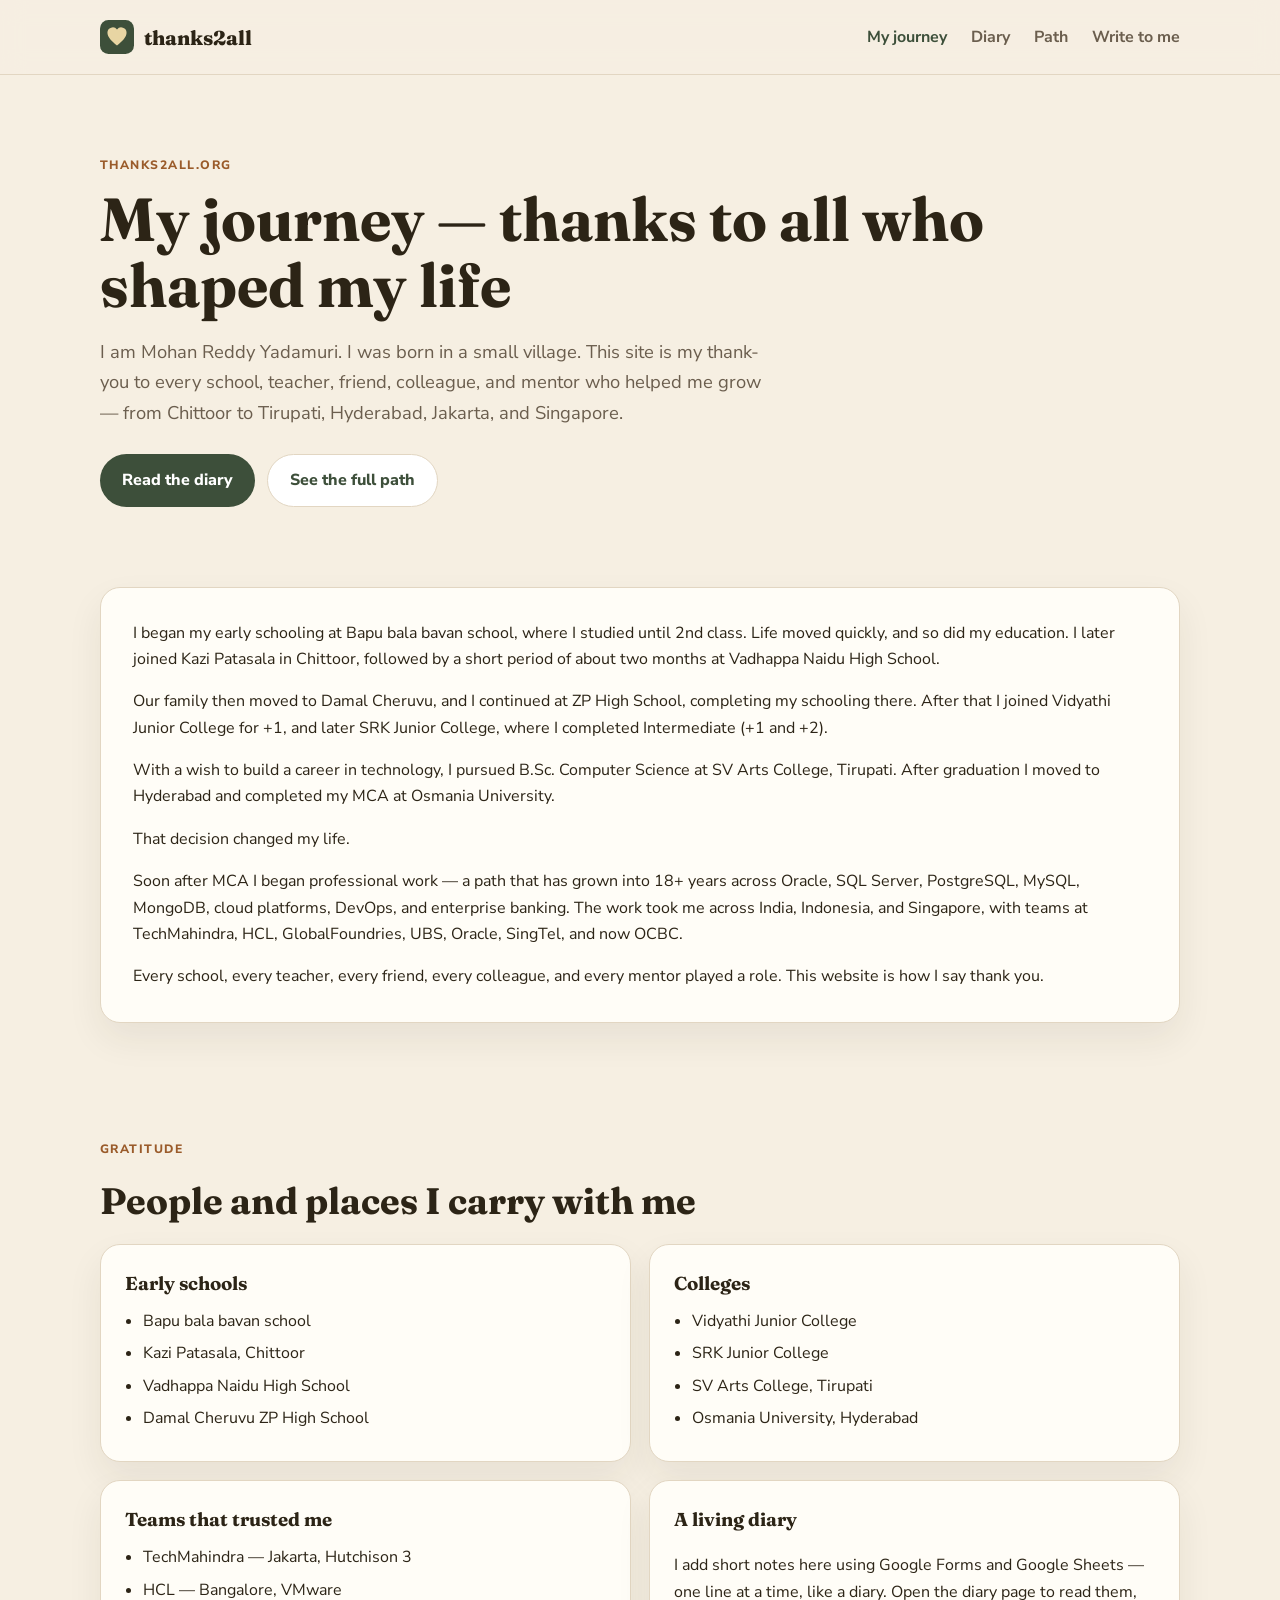
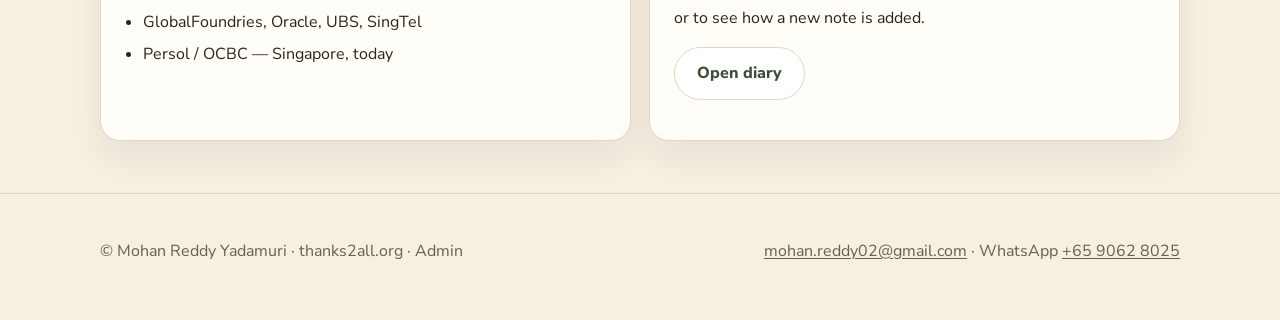
<file: index.html>
<!DOCTYPE html>
<html lang="en">
<head>
  <meta charset="UTF-8">
  <meta name="viewport" content="width=device-width, initial-scale=1.0">
  <title>Thanks to all who shaped my life — Mohan Reddy Yadamuri</title>
  <meta name="description" content="A gratitude diary by Mohan Reddy Yadamuri — schools in Chittoor, colleges in Tirupati and Hyderabad, and 18 years of work across India, Indonesia, and Singapore.">
  <link rel="icon" href="favicon.svg" type="image/svg+xml">
  <link rel="preconnect" href="https://fonts.googleapis.com">
  <link rel="preconnect" href="https://fonts.gstatic.com" crossorigin>
  <link href="https://fonts.googleapis.com/css2?family=Fraunces:opsz,wght@9..144,500;9..144,700&family=Nunito+Sans:wght@500;700;800&display=swap" rel="stylesheet">
  <link rel="stylesheet" href="css/styles.css?v=diary-fix1">
</head>
<body>
  <header class="site-header">
    <div class="wrap header-inner">
      <a class="brand" href="index.html">
        <img class="logo-mark" src="favicon.svg" alt="">
        <span class="logo-word">thanks2all</span>
      </a>
      <button class="menu-btn" type="button" data-menu aria-label="Open menu" aria-expanded="false">☰</button>
      <nav class="nav" data-nav>
        <a class="active" href="index.html" aria-current="page">My journey</a>
        <a href="diary.html">Diary</a>
        <a href="path.html">Path</a>
        <a href="contact.html">Write to me</a>
      </nav>
    </div>
  </header>

  <main class="wrap">
    <section class="hero">
      <p class="eyebrow">thanks2all.org</p>
        <h1 data-content="hero_title">My journey — thanks to all who shaped my life</h1>
        <p class="lead" data-content="hero_lead">I am Mohan Reddy Yadamuri. I was born in a small village. This site is my thank-you to every school, teacher, friend, colleague, and mentor who helped me grow — from Chittoor to Tirupati, Hyderabad, Jakarta, and Singapore.</p>
      <div class="hero-actions">
        <a class="btn btn-primary" href="diary.html">Read the diary</a>
        <a class="btn btn-ghost" href="path.html">See the full path</a>
      </div>
    </section>

    <section class="section">
      <div class="story" data-content-html="story">
        <p>I began my early schooling at Bapu bala bavan school, where I studied until 2nd class. Life moved quickly, and so did my education. I later joined Kazi Patasala in Chittoor, followed by a short period of about two months at Vadhappa Naidu High School.</p>
        <p>Our family then moved to Damal Cheruvu, and I continued at ZP High School, completing my schooling there. After that I joined Vidyathi Junior College for +1, and later SRK Junior College, where I completed Intermediate (+1 and +2).</p>
        <p>With a wish to build a career in technology, I pursued B.Sc. Computer Science at SV Arts College, Tirupati. After graduation I moved to Hyderabad and completed my MCA at Osmania University.</p>
        <p>That decision changed my life.</p>
        <p>Soon after MCA I began professional work — a path that has grown into 18+ years across Oracle, SQL Server, PostgreSQL, MySQL, MongoDB, cloud platforms, DevOps, and enterprise banking. The work took me across India, Indonesia, and Singapore, with teams at TechMahindra, HCL, GlobalFoundries, UBS, Oracle, SingTel, and now OCBC.</p>
        <p>Every school, every teacher, every friend, every colleague, and every mentor played a role. This website is how I say thank you.</p>
      </div>
    </section>

    <section class="section">
      <p class="eyebrow">Gratitude</p>
      <h2>People and places I carry with me</h2>
      <div class="grid-2">
        <article class="card">
          <h3>Early schools</h3>
          <ul>
            <li>Bapu bala bavan school</li>
            <li>Kazi Patasala, Chittoor</li>
            <li>Vadhappa Naidu High School</li>
            <li>Damal Cheruvu ZP High School</li>
          </ul>
        </article>
        <article class="card">
          <h3>Colleges</h3>
          <ul>
            <li>Vidyathi Junior College</li>
            <li>SRK Junior College</li>
            <li>SV Arts College, Tirupati</li>
            <li>Osmania University, Hyderabad</li>
          </ul>
        </article>
        <article class="card">
          <h3>Teams that trusted me</h3>
          <ul>
            <li>TechMahindra — Jakarta, Hutchison 3</li>
            <li>HCL — Bangalore, VMware</li>
            <li>GlobalFoundries, Oracle, UBS, SingTel</li>
            <li>Persol / OCBC — Singapore, today</li>
          </ul>
        </article>
        <article class="card">
          <h3>A living diary</h3>
          <p>I add short notes here using Google Forms and Google Sheets — one line at a time, like a diary. Open the diary page to read them, or to see how a new note is added.</p>
          <p><a class="btn btn-ghost" href="diary.html">Open diary</a></p>
        </article>
      </div>
    </section>
  </main>

  <footer class="site-footer">
    <div class="wrap footer-inner">
      <p>© Mohan Reddy Yadamuri · thanks2all.org · <a href="https://mohanreddy2.github.io/oraganic-admin/">Admin</a></p>
      <p class="contact-line">
        <a href="mailto:mohan.reddy02@gmail.com">mohan.reddy02@gmail.com</a> ·
        WhatsApp <a href="https://wa.me/6590628025">+65 9062 8025</a>
      </p>
    </div>
  </footer>
  <script src="js/main.js?v=diary-fix1"></script>
  <script src="js/apply-content.js"></script>
</body>
</html>
</file>
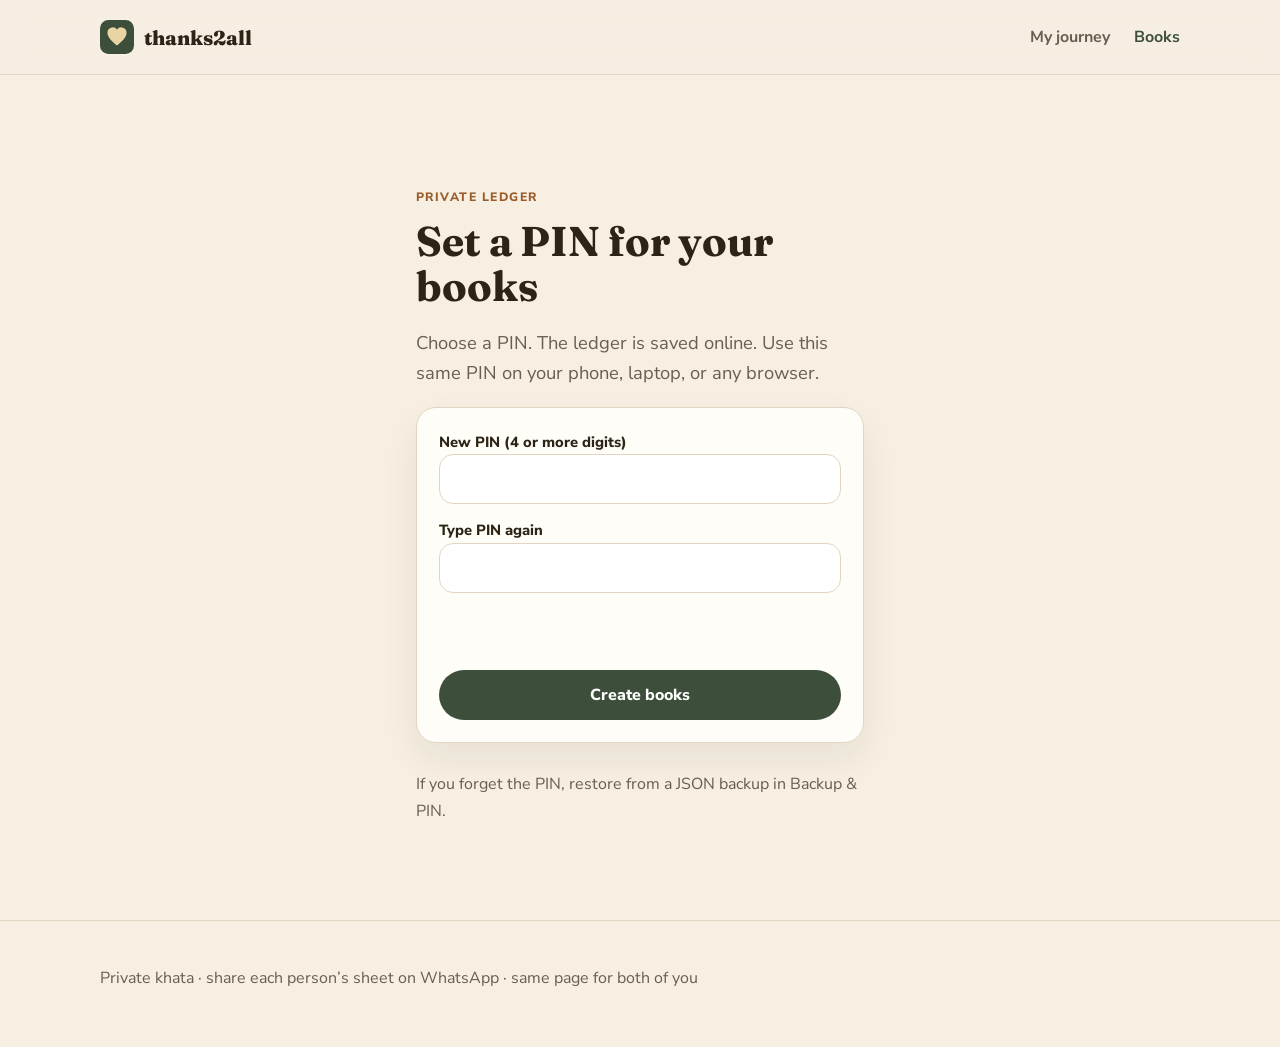
<file: books.html>
<!DOCTYPE html>
<html lang="en">
<head>
  <meta charset="UTF-8">
  <meta name="viewport" content="width=device-width, initial-scale=1.0">
  <title>Books — thanks2all.org</title>
  <meta name="robots" content="noindex, nofollow">
  <meta name="theme-color" content="#3d4f3a">
  <link rel="icon" href="favicon.svg" type="image/svg+xml">
  <link rel="manifest" href="books.webmanifest">
  <link rel="apple-touch-icon" href="favicon.svg">
  <link rel="preconnect" href="https://fonts.googleapis.com">
  <link rel="preconnect" href="https://fonts.gstatic.com" crossorigin>
  <link href="https://fonts.googleapis.com/css2?family=Fraunces:opsz,wght@9..144,500;9..144,700&family=Nunito+Sans:wght@500;700;800&display=swap" rel="stylesheet">
  <link rel="stylesheet" href="css/styles.css?v=diary-fix1">
  <link rel="stylesheet" href="css/books.css?v=share-wa6">
</head>
<body class="books-body">
  <header class="site-header">
    <div class="wrap header-inner">
      <a class="brand" href="index.html">
        <img class="logo-mark" src="favicon.svg" alt="">
        <span class="logo-word">thanks2all</span>
      </a>
      <button class="menu-btn" type="button" data-menu aria-label="Open menu" aria-expanded="false">☰</button>
      <nav class="nav" data-nav>
        <a href="index.html">My journey</a>
        <a class="active" href="books.html" aria-current="page">Books</a>
      </nav>
    </div>
  </header>

  <main class="wrap books-main" id="app">
    <p class="lead">Loading books…</p>
  </main>

  <footer class="site-footer">
    <div class="wrap footer-inner">
      <p>Private khata · share each person’s sheet on WhatsApp · same page for both of you</p>
    </div>
  </footer>
  <script src="js/main.js?v=diary-fix1"></script>
  <script src="js/books.js?v=share-wa6"></script>
</body>
</html>
</file>
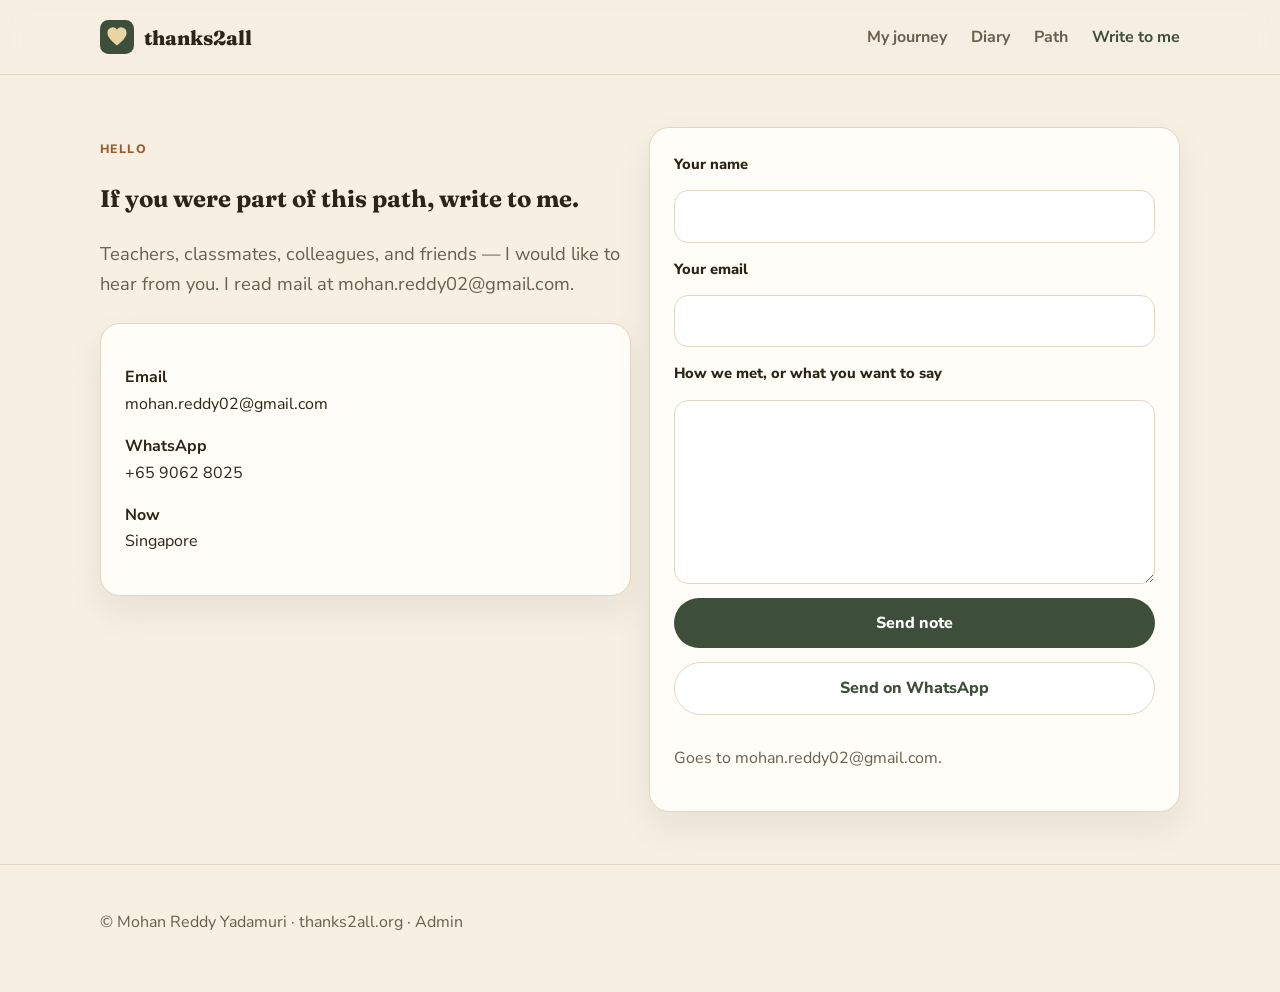
<file: contact.html>
<!DOCTYPE html>
<html lang="en">
<head>
  <meta charset="UTF-8">
  <meta name="viewport" content="width=device-width, initial-scale=1.0">
  <title>Write to me — thanks2all.org</title>
  <meta name="description" content="Send a note to Mohan Reddy Yadamuri at thanks2all.org.">
  <link rel="icon" href="favicon.svg" type="image/svg+xml">
  <link rel="preconnect" href="https://fonts.googleapis.com">
  <link rel="preconnect" href="https://fonts.gstatic.com" crossorigin>
  <link href="https://fonts.googleapis.com/css2?family=Fraunces:opsz,wght@9..144,500;9..144,700&family=Nunito+Sans:wght@500;700;800&display=swap" rel="stylesheet">
  <link rel="stylesheet" href="css/styles.css?v=diary-fix1">
</head>
<body>
  <header class="site-header">
    <div class="wrap header-inner">
      <a class="brand" href="index.html">
        <img class="logo-mark" src="favicon.svg" alt="">
        <span class="logo-word">thanks2all</span>
      </a>
      <button class="menu-btn" type="button" data-menu aria-label="Open menu" aria-expanded="false">☰</button>
      <nav class="nav" data-nav>
        <a href="index.html">My journey</a>
        <a href="diary.html">Diary</a>
        <a href="path.html">Path</a>
        <a class="active" href="contact.html" aria-current="page">Write to me</a>
      </nav>
    </div>
  </header>

  <main class="wrap">
    <section class="section grid-2">
      <div>
        <p class="eyebrow">Hello</p>
        <h1>If you were part of this path, write to me.</h1>
        <p class="lead">Teachers, classmates, colleagues, and friends — I would like to hear from you. I read mail at mohan.reddy02@gmail.com.</p>
        <div class="card" style="margin-top: 24px;">
          <p><strong>Email</strong><br><a href="mailto:mohan.reddy02@gmail.com">mohan.reddy02@gmail.com</a></p>
          <p><strong>WhatsApp</strong><br><a href="https://wa.me/6590628025">+65 9062 8025</a></p>
          <p><strong>Now</strong><br>Singapore</p>
        </div>
      </div>
      <form class="card" data-form data-wa="6590628025" action="https://formsubmit.co/mohan.reddy02@gmail.com" method="POST">
        <input type="hidden" name="_subject" value="Note from thanks2all.org">
        <input type="hidden" name="_template" value="table">
        <input type="hidden" name="_captcha" value="false">
        <input type="hidden" name="_next" value="https://thanks2all.org/thanks.html">
        <input type="text" name="_honey" tabindex="-1" autocomplete="off" class="honey" aria-hidden="true">
        <label for="name">Your name</label>
        <input id="name" name="name" required>
        <label for="email">Your email</label>
        <input id="email" name="email" type="email" required>
        <label for="message">How we met, or what you want to say</label>
        <textarea id="message" name="message" rows="6" required></textarea>
        <button class="btn btn-primary" type="submit">Send note</button>
        <p class="form-note">Goes to mohan.reddy02@gmail.com.</p>
      </form>
    </section>
  </main>

  <footer class="site-footer">
    <div class="wrap footer-inner">
      <p>© Mohan Reddy Yadamuri · thanks2all.org · <a href="https://mohanreddy2.github.io/oraganic-admin/">Admin</a></p>
    </div>
  </footer>
  <script src="js/main.js?v=diary-fix1"></script>
  <script src="js/whatsapp-form.js"></script>
</body>
</html>
</file>
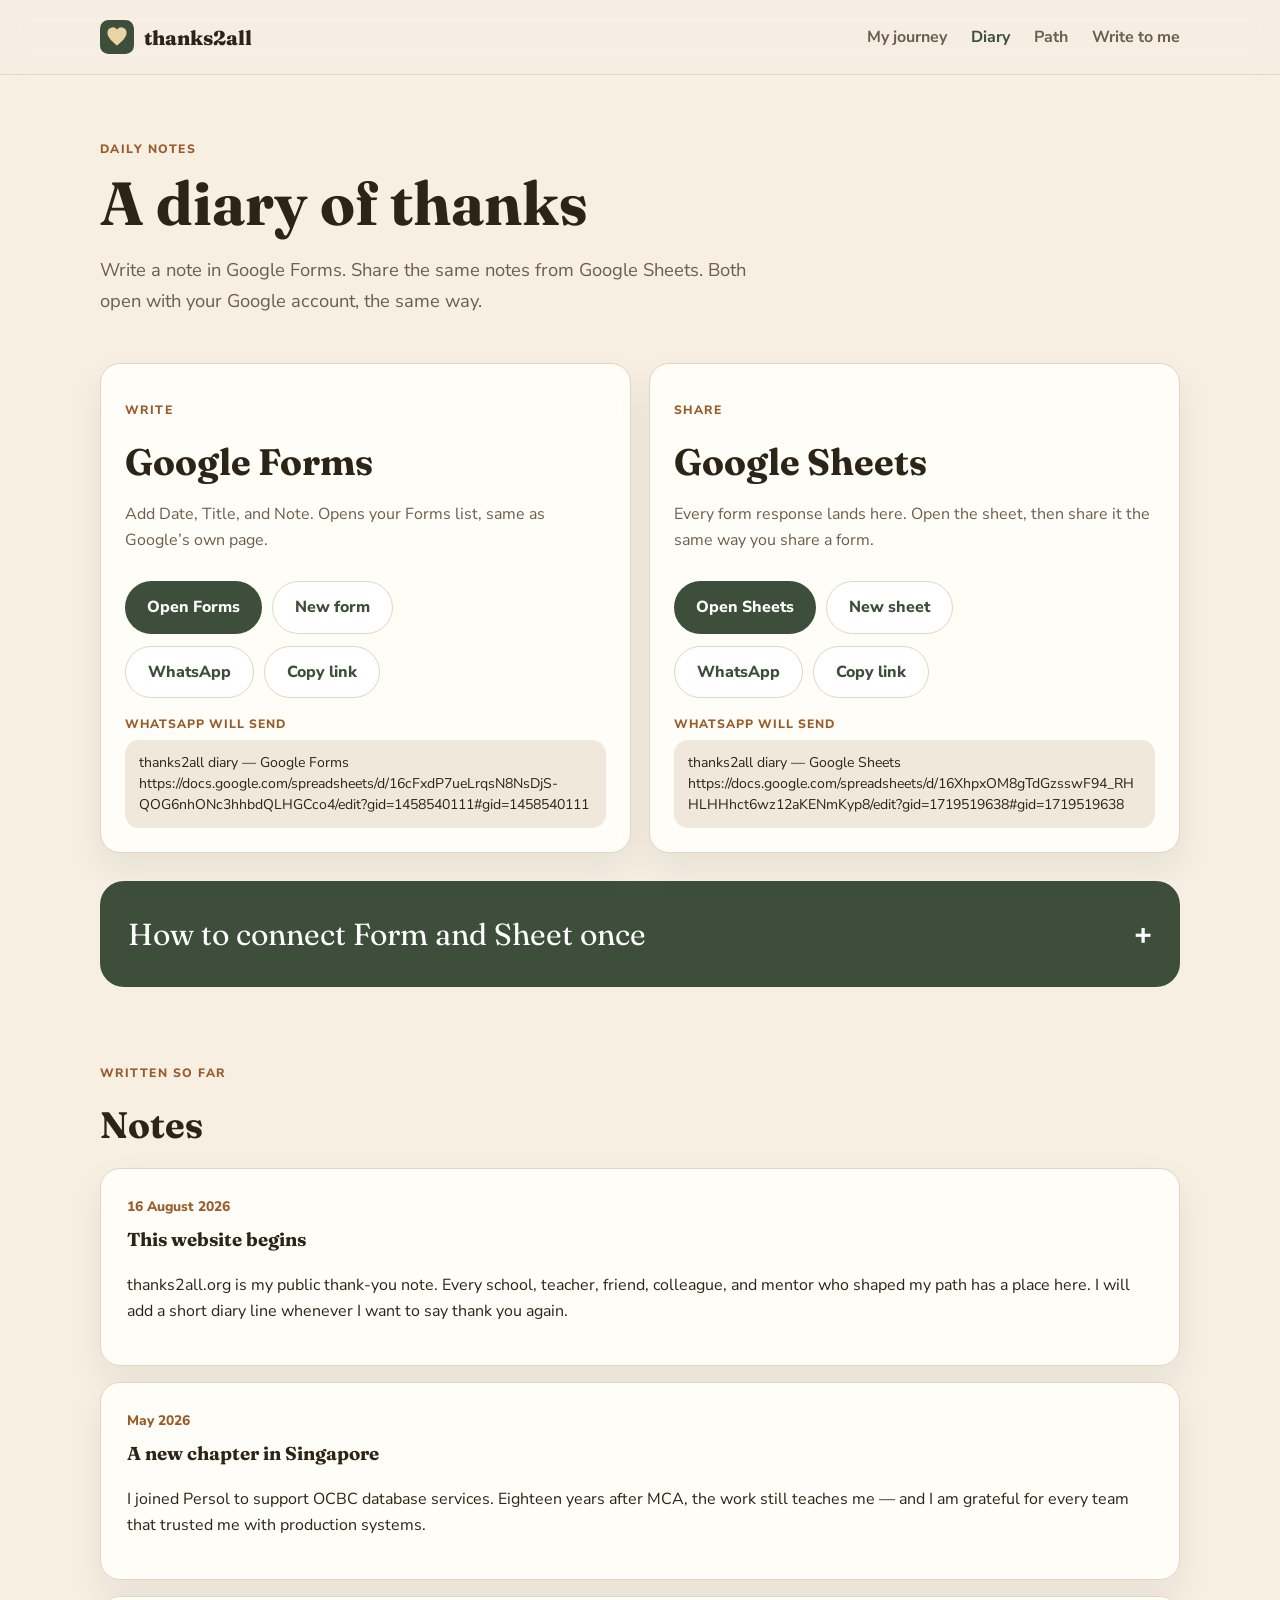
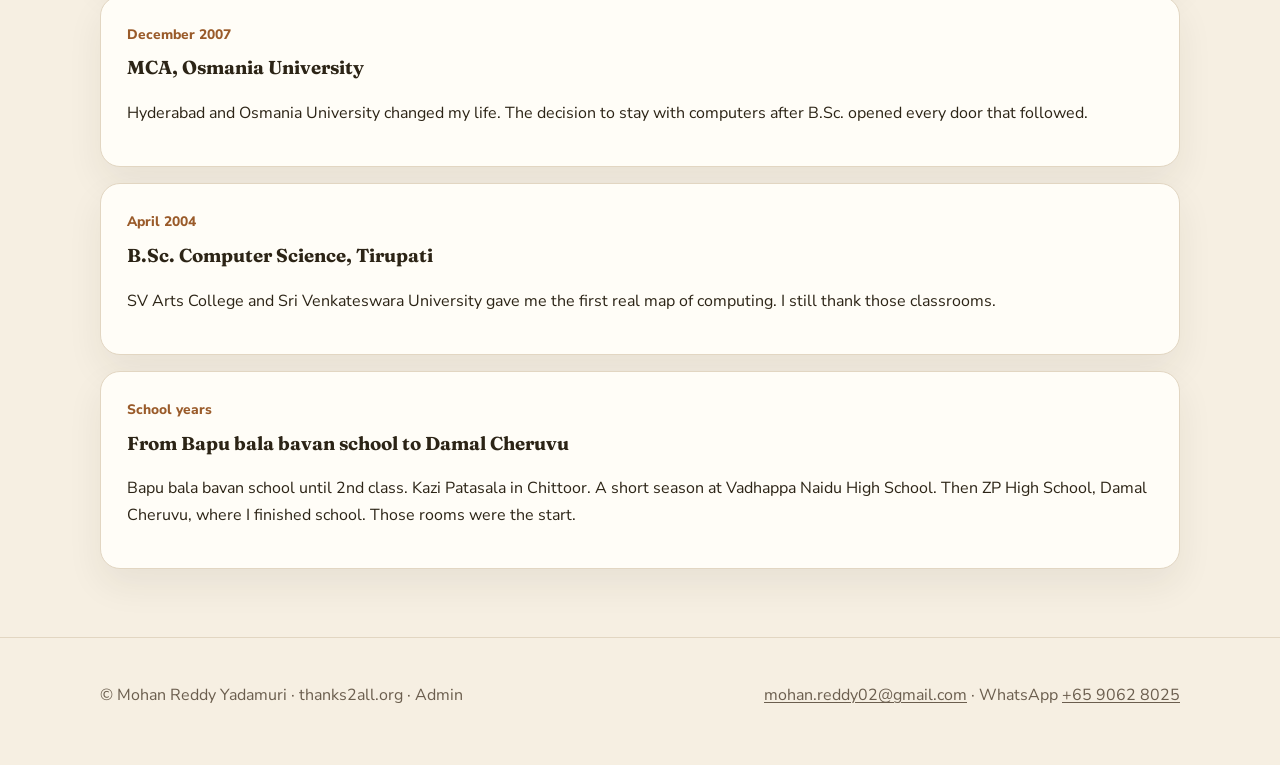
<file: diary.html>
<!DOCTYPE html>
<html lang="en">
<head>
  <meta charset="UTF-8">
  <meta name="viewport" content="width=device-width, initial-scale=1.0">
  <title>Diary — thanks2all.org</title>
  <meta name="description" content="Daily gratitude notes by Mohan Reddy Yadamuri. New lines are added with Google Forms and Google Sheets.">
  <link rel="icon" href="favicon.svg" type="image/svg+xml">
  <link rel="preconnect" href="https://fonts.googleapis.com">
  <link rel="preconnect" href="https://fonts.gstatic.com" crossorigin>
  <link href="https://fonts.googleapis.com/css2?family=Fraunces:opsz,wght@9..144,500;9..144,700&family=Nunito+Sans:wght@500;700;800&display=swap" rel="stylesheet">
  <link rel="stylesheet" href="css/styles.css?v=diary-fix1">
</head>
<body>
  <header class="site-header">
    <div class="wrap header-inner">
      <a class="brand" href="index.html">
        <img class="logo-mark" src="favicon.svg" alt="">
        <span class="logo-word">thanks2all</span>
      </a>
      <button class="menu-btn" type="button" data-menu aria-label="Open menu" aria-expanded="false">☰</button>
      <nav class="nav" data-nav>
        <a href="index.html">My journey</a>
        <a class="active" href="diary.html" aria-current="page">Diary</a>
        <a href="path.html">Path</a>
        <a href="contact.html">Write to me</a>
      </nav>
    </div>
  </header>

  <main class="wrap">
    <section class="page-head">
      <p class="eyebrow">Daily notes</p>
      <h1>A diary of thanks</h1>
      <p class="lead">Write a note in Google Forms. Share the same notes from Google Sheets. Both open with your Google account, the same way.</p>
    </section>

    <section class="section diary-launch">
      <div class="grid-2 diary-tools">
        <article class="card diary-card">
          <p class="eyebrow">Write</p>
          <h2>Google Forms</h2>
          <p>Add Date, Title, and Note. Opens your Forms list, same as Google’s own page.</p>
          <div class="diary-actions">
            <div class="toolbar">
              <a class="btn btn-primary" data-form-open href="https://docs.google.com/forms/u/0/?pli=1" target="_blank" rel="noopener noreferrer">Open Forms</a>
              <a class="btn btn-ghost" href="https://forms.google.com/create" target="_blank" rel="noopener noreferrer">New form</a>
            </div>
            <div class="toolbar">
              <button class="btn btn-ghost" type="button" data-share-form-wa>WhatsApp</button>
              <button class="btn btn-ghost" type="button" data-copy-form>Copy link</button>
            </div>
            <p class="share-label">WhatsApp will send</p>
            <p class="share-preview" data-form-preview>thanks2all diary — Google Forms
https://docs.google.com/forms/u/0/?pli=1</p>
          </div>
        </article>
        <article class="card diary-card">
          <p class="eyebrow">Share</p>
          <h2>Google Sheets</h2>
          <p>Every form response lands here. Open the sheet, then share it the same way you share a form.</p>
          <div class="diary-actions">
            <div class="toolbar">
              <a class="btn btn-primary" data-sheet-open href="https://docs.google.com/spreadsheets/d/16XhpxOM8gTdGzsswF94_RHHLHHhct6wz12aKENmKyp8/edit?gid=1719519638#gid=1719519638" target="_blank" rel="noopener noreferrer">Open Sheets</a>
              <a class="btn btn-ghost" href="https://sheets.new" target="_blank" rel="noopener noreferrer">New sheet</a>
            </div>
            <div class="toolbar">
              <button class="btn btn-ghost" type="button" data-share-sheet-wa>WhatsApp</button>
              <button class="btn btn-ghost" type="button" data-copy-sheet>Copy link</button>
            </div>
            <p class="share-label">WhatsApp will send</p>
            <p class="share-preview" data-sheet-preview>thanks2all diary — Google Sheets
https://docs.google.com/spreadsheets/u/0/?pli=1</p>
          </div>
        </article>
      </div>
      <iframe data-form-embed hidden title="Daily thanks form" class="google-embed" loading="lazy" referrerpolicy="no-referrer-when-downgrade"></iframe>
      <iframe data-sheet-embed hidden title="Diary Google Sheet" class="google-embed" loading="lazy" referrerpolicy="no-referrer-when-downgrade"></iframe>
      <details class="howto">
        <summary>How to connect Form and Sheet once</summary>
        <ol>
          <li>Open <a href="https://docs.google.com/forms/u/0/?pli=1" target="_blank" rel="noopener noreferrer">Google Forms</a>. Create “thanks2all daily note” with Date, Title, and Note.</li>
          <li>Responses → Link to Sheets. That creates the Google Sheet.</li>
          <li>In the Sheet: Share → Anyone with the link → Viewer (or Editor if they should type). Copy the link.</li>
          <li>Optional: File → Share → Publish to web → CSV, and Embed, so this page can show the table.</li>
          <li>Paste those links in the <a href="https://mohanreddy2.github.io/oraganic-admin/">admin</a> (Form embed / Form share / Sheet CSV / Sheet share / Sheet embed) and save.</li>
        </ol>
      </details>
    </section>

    <section class="section diary-notes">
      <p class="eyebrow">Written so far</p>
      <h2>Notes</h2>
      <div data-diary>
        <p class="lead">Loading notes…</p>
      </div>
    </section>
  </main>

  <footer class="site-footer">
    <div class="wrap footer-inner">
      <p>© Mohan Reddy Yadamuri · thanks2all.org · <a href="https://mohanreddy2.github.io/oraganic-admin/">Admin</a></p>
      <p class="contact-line">
        <a href="mailto:mohan.reddy02@gmail.com">mohan.reddy02@gmail.com</a> ·
        WhatsApp <a href="https://wa.me/6590628025">+65 9062 8025</a>
      </p>
    </div>
  </footer>
  <script src="js/main.js?v=diary-fix1"></script>
  <script src="js/diary-config.js?v=diary-fix1"></script>
  <script src="js/diary.js?v=diary-fix1"></script>
</body>
</html>
</file>
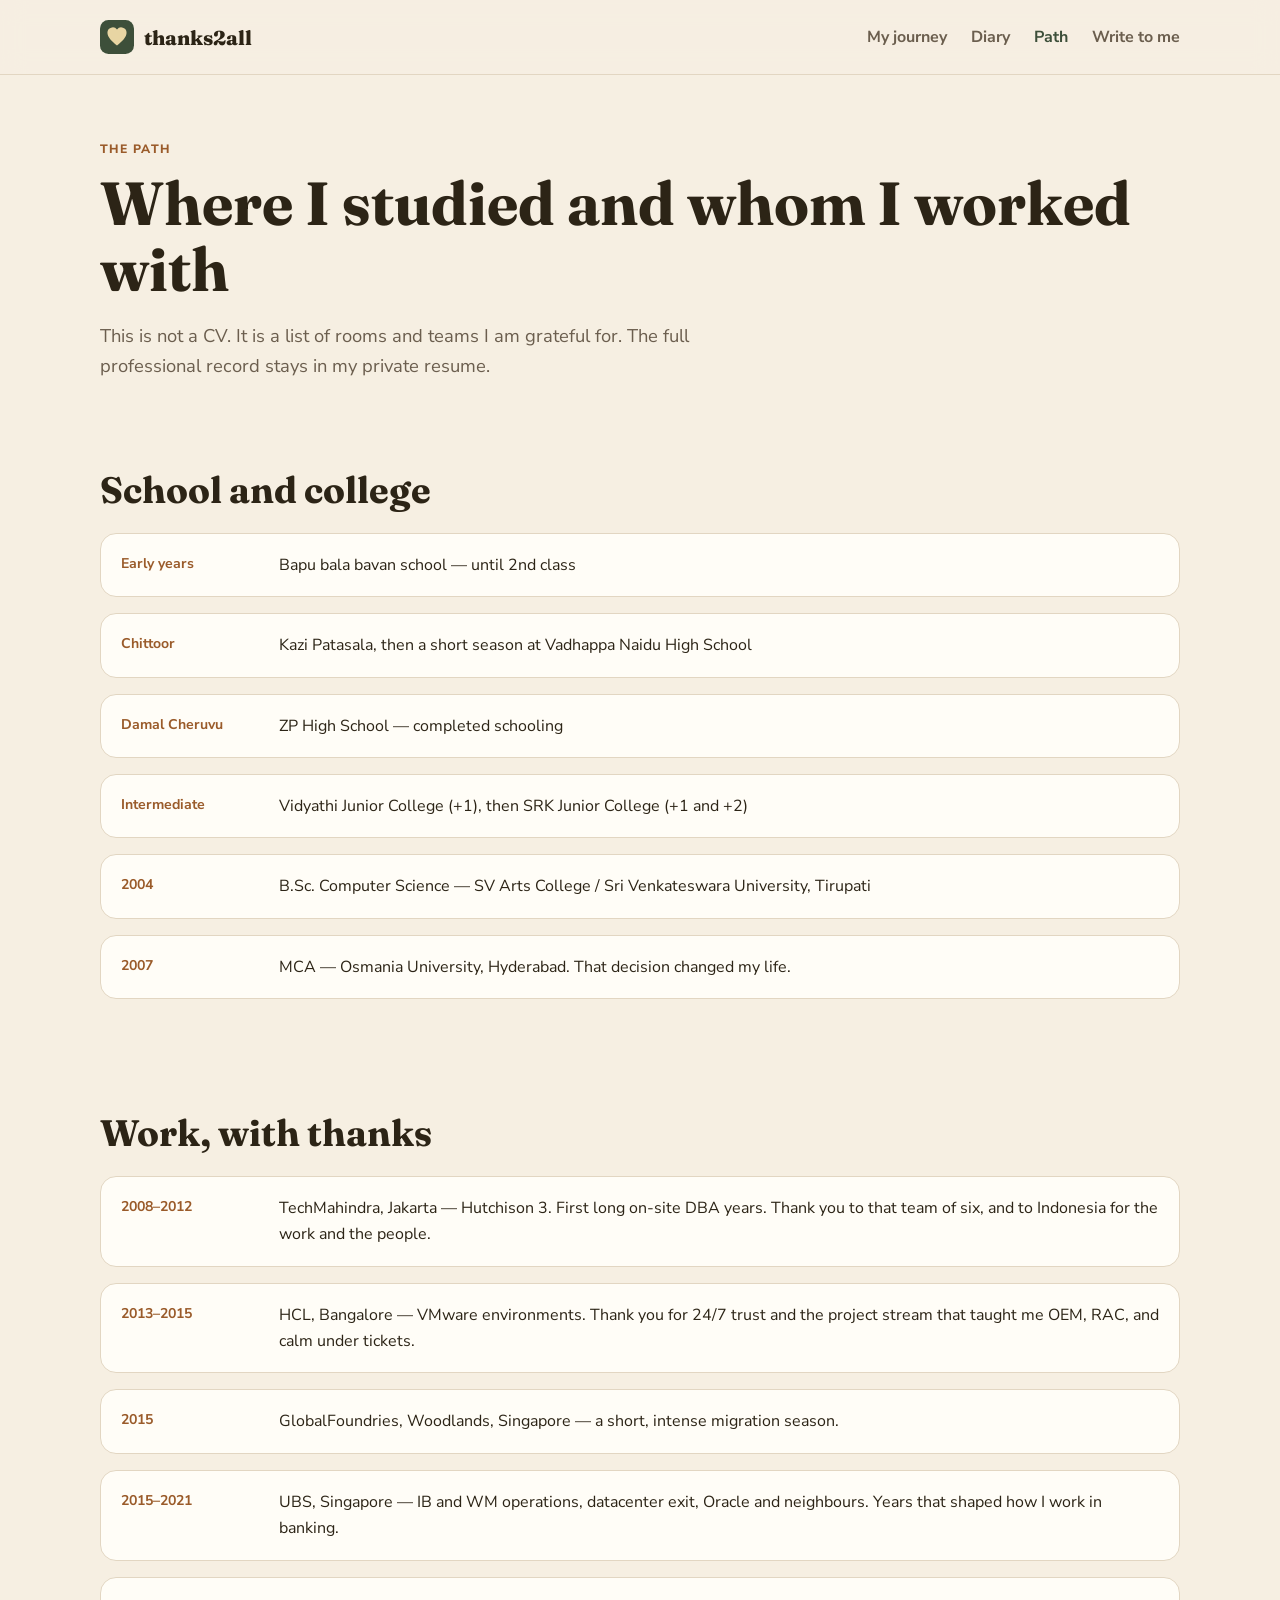
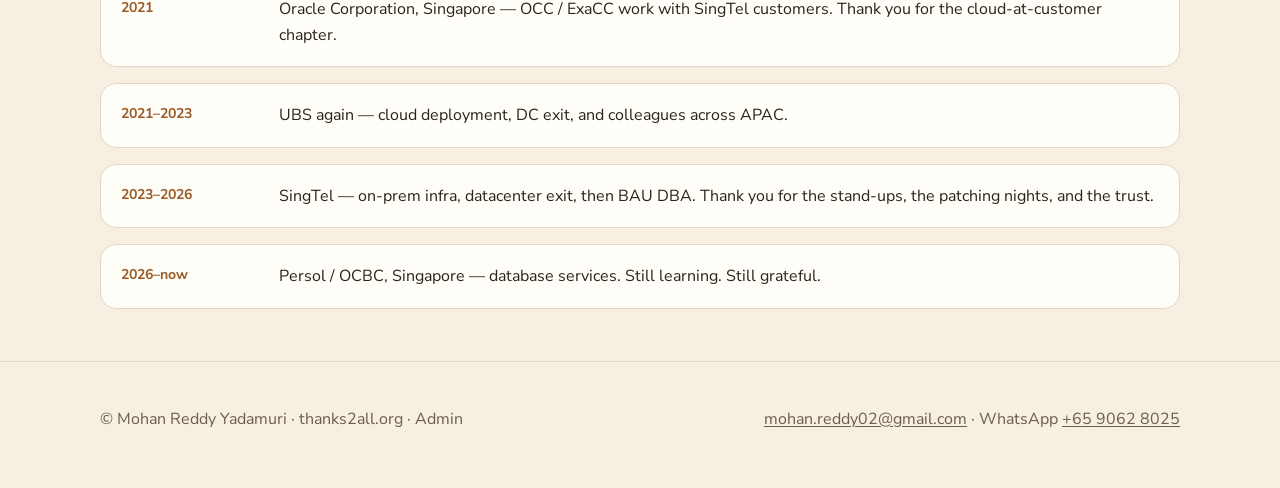
<file: path.html>
<!DOCTYPE html>
<html lang="en">
<head>
  <meta charset="UTF-8">
  <meta name="viewport" content="width=device-width, initial-scale=1.0">
  <title>Path — schools, colleges, work | thanks2all</title>
  <meta name="description" content="Education and work path of Mohan Reddy Yadamuri, from village schools to Osmania University and 18 years as a database engineer.">
  <link rel="icon" href="favicon.svg" type="image/svg+xml">
  <link rel="preconnect" href="https://fonts.googleapis.com">
  <link rel="preconnect" href="https://fonts.gstatic.com" crossorigin>
  <link href="https://fonts.googleapis.com/css2?family=Fraunces:opsz,wght@9..144,500;9..144,700&family=Nunito+Sans:wght@500;700;800&display=swap" rel="stylesheet">
  <link rel="stylesheet" href="css/styles.css?v=diary-fix1">
</head>
<body>
  <header class="site-header">
    <div class="wrap header-inner">
      <a class="brand" href="index.html">
        <img class="logo-mark" src="favicon.svg" alt="">
        <span class="logo-word">thanks2all</span>
      </a>
      <button class="menu-btn" type="button" data-menu aria-label="Open menu" aria-expanded="false">☰</button>
      <nav class="nav" data-nav>
        <a href="index.html">My journey</a>
        <a href="diary.html">Diary</a>
        <a class="active" href="path.html" aria-current="page">Path</a>
        <a href="contact.html">Write to me</a>
      </nav>
    </div>
  </header>

  <main class="wrap">
    <section class="page-head">
      <p class="eyebrow">The path</p>
      <h1>Where I studied and whom I worked with</h1>
      <p class="lead">This is not a CV. It is a list of rooms and teams I am grateful for. The full professional record stays in my private resume.</p>
    </section>

    <section class="section">
      <h2>School and college</h2>
      <div class="timeline">
        <article class="t-item"><strong>Early years</strong><div>Bapu bala bavan school — until 2nd class</div></article>
        <article class="t-item"><strong>Chittoor</strong><div>Kazi Patasala, then a short season at Vadhappa Naidu High School</div></article>
        <article class="t-item"><strong>Damal Cheruvu</strong><div>ZP High School — completed schooling</div></article>
        <article class="t-item"><strong>Intermediate</strong><div>Vidyathi Junior College (+1), then SRK Junior College (+1 and +2)</div></article>
        <article class="t-item"><strong>2004</strong><div>B.Sc. Computer Science — SV Arts College / Sri Venkateswara University, Tirupati</div></article>
        <article class="t-item"><strong>2007</strong><div>MCA — Osmania University, Hyderabad. That decision changed my life.</div></article>
      </div>
    </section>

    <section class="section">
      <h2>Work, with thanks</h2>
      <div class="timeline">
        <article class="t-item"><strong>2008–2012</strong><div>TechMahindra, Jakarta — Hutchison 3. First long on-site DBA years. Thank you to that team of six, and to Indonesia for the work and the people.</div></article>
        <article class="t-item"><strong>2013–2015</strong><div>HCL, Bangalore — VMware environments. Thank you for 24/7 trust and the project stream that taught me OEM, RAC, and calm under tickets.</div></article>
        <article class="t-item"><strong>2015</strong><div>GlobalFoundries, Woodlands, Singapore — a short, intense migration season.</div></article>
        <article class="t-item"><strong>2015–2021</strong><div>UBS, Singapore — IB and WM operations, datacenter exit, Oracle and neighbours. Years that shaped how I work in banking.</div></article>
        <article class="t-item"><strong>2021</strong><div>Oracle Corporation, Singapore — OCC / ExaCC work with SingTel customers. Thank you for the cloud-at-customer chapter.</div></article>
        <article class="t-item"><strong>2021–2023</strong><div>UBS again — cloud deployment, DC exit, and colleagues across APAC.</div></article>
        <article class="t-item"><strong>2023–2026</strong><div>SingTel — on-prem infra, datacenter exit, then BAU DBA. Thank you for the stand-ups, the patching nights, and the trust.</div></article>
        <article class="t-item"><strong>2026–now</strong><div>Persol / OCBC, Singapore — database services. Still learning. Still grateful.</div></article>
      </div>
    </section>
  </main>

  <footer class="site-footer">
    <div class="wrap footer-inner">
      <p>© Mohan Reddy Yadamuri · thanks2all.org · <a href="https://mohanreddy2.github.io/oraganic-admin/">Admin</a></p>
      <p class="contact-line">
        <a href="mailto:mohan.reddy02@gmail.com">mohan.reddy02@gmail.com</a> ·
        WhatsApp <a href="https://wa.me/6590628025">+65 9062 8025</a>
      </p>
    </div>
  </footer>
  <script src="js/main.js?v=diary-fix1"></script>
</body>
</html>
</file>
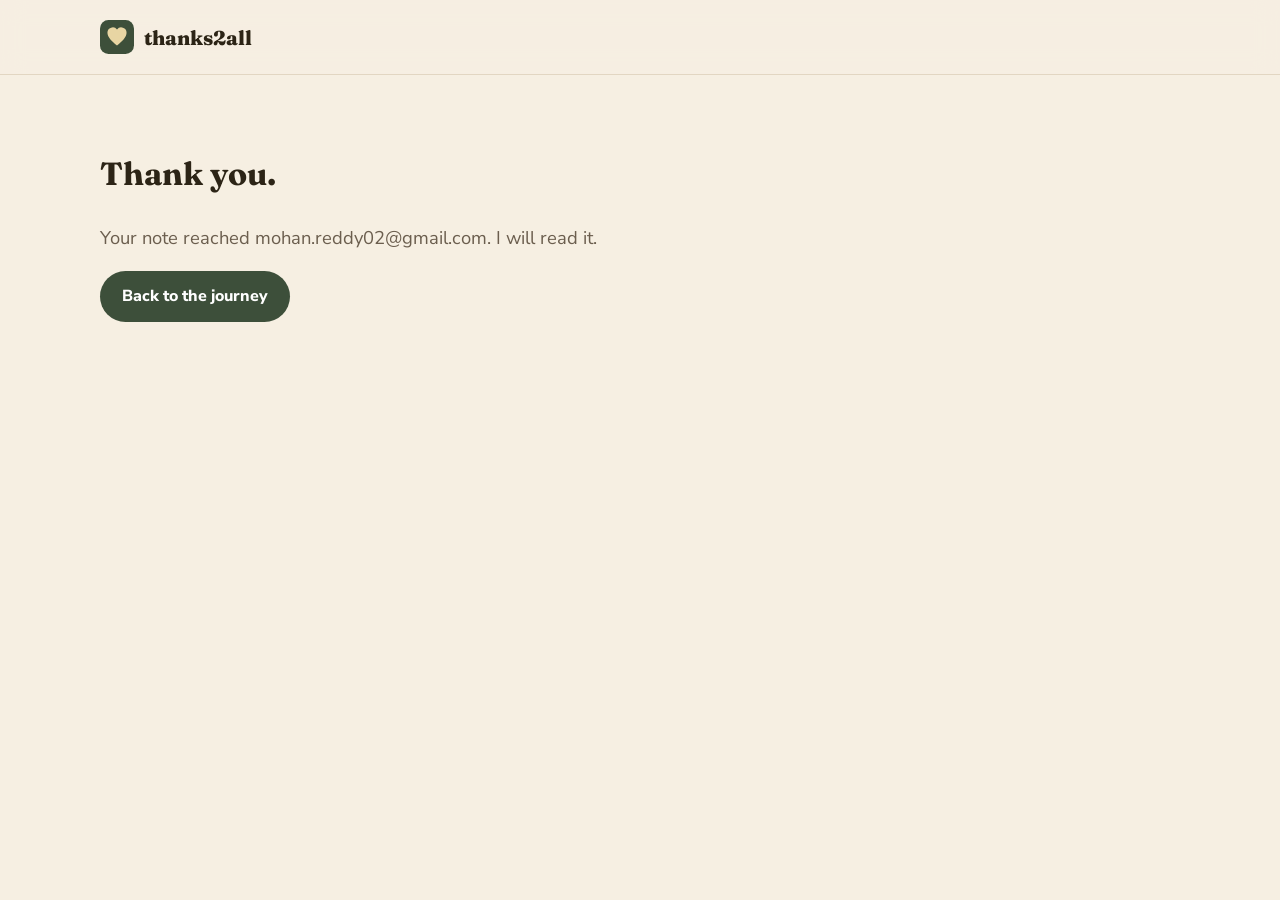
<file: thanks.html>
<!DOCTYPE html>
<html lang="en">
<head>
  <meta charset="UTF-8">
  <meta name="viewport" content="width=device-width, initial-scale=1.0">
  <title>Note received — thanks2all</title>
  <link rel="icon" href="favicon.svg" type="image/svg+xml">
  <link rel="preconnect" href="https://fonts.googleapis.com">
  <link rel="preconnect" href="https://fonts.gstatic.com" crossorigin>
  <link href="https://fonts.googleapis.com/css2?family=Fraunces:opsz,wght@9..144,500;9..144,700&family=Nunito+Sans:wght@500;700;800&display=swap" rel="stylesheet">
  <link rel="stylesheet" href="css/styles.css?v=diary-fix1">
</head>
<body>
  <header class="site-header">
    <div class="wrap header-inner">
      <a class="brand" href="index.html">
        <img class="logo-mark" src="favicon.svg" alt="">
        <span class="logo-word">thanks2all</span>
      </a>
    </div>
  </header>
  <main class="wrap section">
    <h1>Thank you.</h1>
    <p class="lead">Your note reached mohan.reddy02@gmail.com. I will read it.</p>
    <p><a class="btn btn-primary" href="index.html">Back to the journey</a></p>
  </main>
</body>
</html>
</file>
<file: css/styles.css>
:root {
  --ink: #2c2416;
  --sage: #3d4f3a;
  --leaf: #5c7a55;
  --clay: #9a5b2a;
  --paper: #f6efe2;
  --card: #fffdf7;
  --muted: #6b5e4e;
  --line: #e2d6c2;
  --shadow: 0 16px 36px rgba(44, 36, 22, 0.07);
  --radius: 20px;
}

* { box-sizing: border-box; }
html { scroll-behavior: smooth; }
body {
  margin: 0;
  font-family: "Nunito Sans", sans-serif;
  color: var(--ink);
  background: var(--paper);
  line-height: 1.65;
}

img { max-width: 100%; display: block; }
a { color: inherit; text-decoration: none; }
h1, h2, h3, .logo-word { font-family: "Fraunces", serif; }

.wrap { width: min(1080px, calc(100% - 40px)); margin: 0 auto; }

.site-header {
  position: sticky;
  top: 0;
  z-index: 20;
  background: rgba(246, 239, 226, 0.94);
  backdrop-filter: blur(12px);
  border-bottom: 1px solid var(--line);
}
.header-inner, .nav { display: flex; align-items: center; }
.header-inner { justify-content: space-between; min-height: 74px; gap: 16px; position: relative; }
.brand { display: flex; align-items: center; gap: 10px; font-weight: 800; }
.logo-mark { width: 34px; height: 34px; }
.logo-word { font-size: 1.25rem; }
.nav { gap: 24px; }
.nav a { color: var(--muted); font-weight: 700; }
.nav a:hover, .nav a.active { color: var(--sage); }
.menu-btn {
  display: none;
  border: 0;
  background: transparent;
  font-size: 1.4rem;
  cursor: pointer;
}

.btn {
  display: inline-flex;
  align-items: center;
  justify-content: center;
  border-radius: 999px;
  padding: 12px 22px;
  font: inherit;
  font-weight: 800;
  border: 0;
  cursor: pointer;
  text-align: center;
}
.btn-primary { background: var(--sage); color: #fff; }
.btn-ghost { background: #fff; color: var(--sage); border: 1px solid var(--line); }
.btn:hover { transform: translateY(-1px); }
.btn:focus-visible, .nav a:focus-visible, summary:focus-visible {
  outline: 3px solid var(--leaf);
  outline-offset: 2px;
}

.hero { padding: 68px 0 28px; }
.eyebrow {
  color: var(--clay);
  font-weight: 800;
  letter-spacing: 0.12em;
  text-transform: uppercase;
  font-size: 0.76rem;
}
.hero h1, .page-head h1 {
  font-size: clamp(2.2rem, 5vw, 3.8rem);
  line-height: 1.08;
  margin: 10px 0 16px;
}
.lead { font-size: 1.15rem; color: var(--muted); max-width: 42rem; }
.hero-actions { display: flex; gap: 12px; margin-top: 26px; flex-wrap: wrap; }

.section { padding: 52px 0; }
.section h2 { font-size: clamp(1.6rem, 3vw, 2.3rem); margin: 0 0 12px; }
.section-intro { color: var(--muted); max-width: 44rem; margin-bottom: 24px; }

.story {
  background: var(--card);
  border: 1px solid var(--line);
  border-radius: var(--radius);
  box-shadow: var(--shadow);
  padding: 32px;
}
.story p { margin: 0 0 16px; }
.story p:last-child { margin-bottom: 0; }

.grid-2, .grid-3 { display: grid; gap: 18px; }
.grid-2 { grid-template-columns: 1fr 1fr; }
.grid-3 { grid-template-columns: repeat(3, 1fr); }

.card {
  background: var(--card);
  border: 1px solid var(--line);
  border-radius: var(--radius);
  box-shadow: var(--shadow);
  padding: 24px;
}
.card h2, .card h3 { margin: 0 0 8px; }
.card ul { margin: 0; padding-left: 18px; }
.card li { margin: 6px 0; }

.timeline { display: grid; gap: 16px; }
.t-item {
  display: grid;
  grid-template-columns: 140px 1fr;
  gap: 18px;
  background: var(--card);
  border: 1px solid var(--line);
  border-radius: 16px;
  padding: 18px 20px;
}
.t-item strong { display: block; color: var(--clay); font-size: 0.88rem; }

.entry {
  background: var(--card);
  border: 1px solid var(--line);
  border-radius: var(--radius);
  box-shadow: var(--shadow);
  padding: 24px 26px;
  margin-bottom: 16px;
}
.entry time { color: var(--clay); font-weight: 800; font-size: 0.86rem; }
.entry h3 { margin: 6px 0 8px; }

.howto {
  background: #3d4f3a;
  color: #eef4ea;
  border-radius: 24px;
  padding: 28px;
  margin-top: 28px;
}
.howto h2, .howto summary {
  color: #fff;
  margin: 0;
  font-family: "Fraunces", serif;
  font-size: clamp(1.35rem, 3vw, 1.9rem);
  cursor: pointer;
  list-style: none;
}
.howto summary::-webkit-details-marker { display: none; }
.howto summary::after {
  content: "+";
  float: right;
  font-family: "Nunito Sans", sans-serif;
  font-weight: 800;
}
.howto[open] summary::after { content: "–"; }
.howto a { color: #fff; text-decoration: underline; text-underline-offset: 3px; }
.howto ol { margin: 16px 0 0; padding-left: 20px; }
.howto li { margin: 8px 0; }

.diary-launch { padding-top: 20px; }
.diary-notes { padding-top: 12px; }
.diary-tools { align-items: stretch; }
.diary-card {
  display: flex;
  flex-direction: column;
  height: 100%;
}
.diary-card > p:not(.eyebrow) { color: var(--muted); margin: 0 0 16px; }
.diary-actions { margin-top: auto; }
.toolbar { display: flex; gap: 10px; flex-wrap: wrap; margin: 12px 0 0; }
.google-embed {
  width: 100%;
  height: min(70vh, 640px);
  border: 1px solid var(--line);
  margin-top: 22px;
  border-radius: 20px;
  background: #fff;
}
.share-label {
  margin: 16px 0 6px;
  font-size: 0.76rem;
  font-weight: 800;
  letter-spacing: 0.08em;
  text-transform: uppercase;
  color: var(--clay);
}
.share-preview {
  margin: 0;
  padding: 12px 14px;
  border-radius: 14px;
  background: #efe8db;
  color: var(--ink);
  font-size: 0.88rem;
  line-height: 1.5;
  white-space: pre-wrap;
  word-break: break-word;
}
.share-preview:empty { display: none; }

form { display: grid; gap: 14px; position: relative; }
label { font-weight: 800; font-size: 0.92rem; }
input, textarea {
  width: 100%;
  border: 1px solid var(--line);
  background: #fff;
  border-radius: 14px;
  padding: 12px 14px;
  font: inherit;
}
.form-note { color: var(--muted); min-height: 1.4em; }
.form-note.ok { color: var(--leaf); }
.honey { position: absolute; left: -9999px; height: 0; width: 0; overflow: hidden; }

.page-head { padding: 52px 0 8px; }

.site-footer {
  border-top: 1px solid var(--line);
  padding: 28px 0 40px;
  color: var(--muted);
}
.footer-inner { display: flex; justify-content: space-between; gap: 16px; flex-wrap: wrap; }
.contact-line a { text-decoration: underline; text-underline-offset: 2px; }

@media (max-width: 860px) {
  .menu-btn { display: block; }
  .nav {
    display: none;
    position: absolute;
    inset: 74px 20px auto;
    background: #fff;
    border: 1px solid var(--line);
    border-radius: 16px;
    padding: 16px;
    flex-direction: column;
    align-items: flex-start;
  }
  .nav.open { display: flex; }
  .grid-2, .grid-3, .t-item { grid-template-columns: 1fr; }
  .toolbar .btn { flex: 1 1 calc(50% - 6px); }
}
</file>
<file: css/books.css>
.books-main { padding-bottom: 48px; min-height: 70vh; }
.books-lock {
  max-width: 28rem;
  margin: 48px auto 24px;
}
.books-lock h1 { font-size: clamp(1.8rem, 4vw, 2.6rem); margin: 8px 0 12px; }
.books-stats {
  display: grid;
  grid-template-columns: repeat(auto-fit, minmax(160px, 1fr));
  gap: 12px;
  margin: 20px 0 28px;
}
.books-stat {
  background: var(--card);
  border: 1px solid var(--line);
  border-radius: 16px;
  padding: 16px 18px;
}
.books-stat strong { display: block; font-family: "Fraunces", serif; font-size: 1.25rem; }
.books-stat span { color: var(--muted); font-size: 0.86rem; font-weight: 700; }
.people-grid { display: grid; gap: 14px; grid-template-columns: repeat(auto-fit, minmax(240px, 1fr)); }
.person-card, .txn-row, .books-panel, .sheet-card {
  background: var(--card);
  border: 1px solid var(--line);
  border-radius: var(--radius);
  box-shadow: var(--shadow);
}
.person-card {
  display: block;
  padding: 20px 22px;
  text-align: left;
  width: 100%;
  cursor: pointer;
  font: inherit;
  color: inherit;
}
.person-card h2 { margin: 0 0 8px; font-size: 1.35rem; }
.bal { font-weight: 800; font-size: 0.95rem; }
.bal-out { color: var(--clay); }
.bal-in { color: var(--sage); }
.bal-zero { color: var(--muted); }
.toolbar { display: flex; gap: 10px; flex-wrap: wrap; margin: 18px 0 22px; }
.txn-row {
  padding: 16px 18px;
  margin-bottom: 10px;
  display: grid;
  grid-template-columns: 1fr auto;
  gap: 8px 16px;
  width: 100%;
  text-align: left;
  font: inherit;
  color: inherit;
  cursor: pointer;
}
.txn-row time { color: var(--clay); font-weight: 800; font-size: 0.8rem; }
.txn-amt { font-weight: 800; white-space: nowrap; }
.txn-meta { color: var(--muted); font-size: 0.88rem; grid-column: 1 / -1; }
.muted { color: var(--muted); }
.books-panel { padding: 22px; margin: 18px 0 28px; }
.books-panel h2 { margin-top: 0; }
.row-2 { display: grid; grid-template-columns: 1fr 1fr; gap: 12px; }
.row-3 { display: grid; grid-template-columns: repeat(3, 1fr); gap: 12px; }
select {
  width: 100%;
  border: 1px solid var(--line);
  background: #fff;
  border-radius: 14px;
  padding: 12px 14px;
  font: inherit;
}
.check {
  display: flex;
  align-items: center;
  gap: 8px;
  font-weight: 700;
}
.check input { width: auto; }
.danger { background: #fff; color: #8a2f1d; border: 1px solid var(--line); }
.warn { color: #8a2f1d; font-size: 0.9rem; }
.back { font-weight: 800; color: var(--sage); }
.notice {
  background: #3d4f3a;
  color: #eef4ea;
  border-radius: 14px;
  padding: 12px 16px;
  font-weight: 700;
  margin: 16px 0 0;
}
.sheet-card { padding: 16px 18px; }
.sheet-card h3 { margin: 0 0 10px; font-size: 1.05rem; }
.sheet-line { display: flex; justify-content: space-between; gap: 12px; font-size: 0.92rem; margin: 4px 0; }
.ledger-wrap { overflow-x: auto; margin: 12px 0 28px; }
.ledger {
  width: 100%;
  border-collapse: collapse;
  min-width: 640px;
  background: var(--card);
  border: 1px solid var(--line);
  border-radius: var(--radius);
  overflow: hidden;
}
.ledger th, .ledger td { padding: 10px 12px; text-align: left; font-size: 0.9rem; }
.ledger th {
  color: var(--muted);
  font-size: 0.75rem;
  letter-spacing: 0.06em;
  text-transform: uppercase;
  border-bottom: 1px solid var(--line);
}
.ledger td { border-top: 1px solid var(--line); }
.ledger tr { cursor: pointer; }
.ledger tr:hover td { background: #fffaf1; }
.ledger-actions {
  white-space: nowrap;
  text-align: right;
}
.ledger-actions .muted { display: block; margin-bottom: 6px; font-size: 0.78rem; }
.share-preview {
  white-space: pre-wrap;
  word-break: break-word;
  background: #fffaf1;
  border: 1px solid var(--line);
  border-radius: 14px;
  padding: 14px 16px;
  font: 0.92rem/1.45 ui-monospace, SFMono-Regular, Menlo, Consolas, monospace;
  margin: 0 0 12px;
}
.share-box h2 { margin-bottom: 8px; }
.num { text-align: right !important; font-weight: 800; white-space: nowrap; }
.home-sheet { min-width: 520px; }
.lock-bar { margin-left: auto; }
@media (max-width: 640px) {
  .row-2, .row-3 { grid-template-columns: 1fr; }
}
</file>
